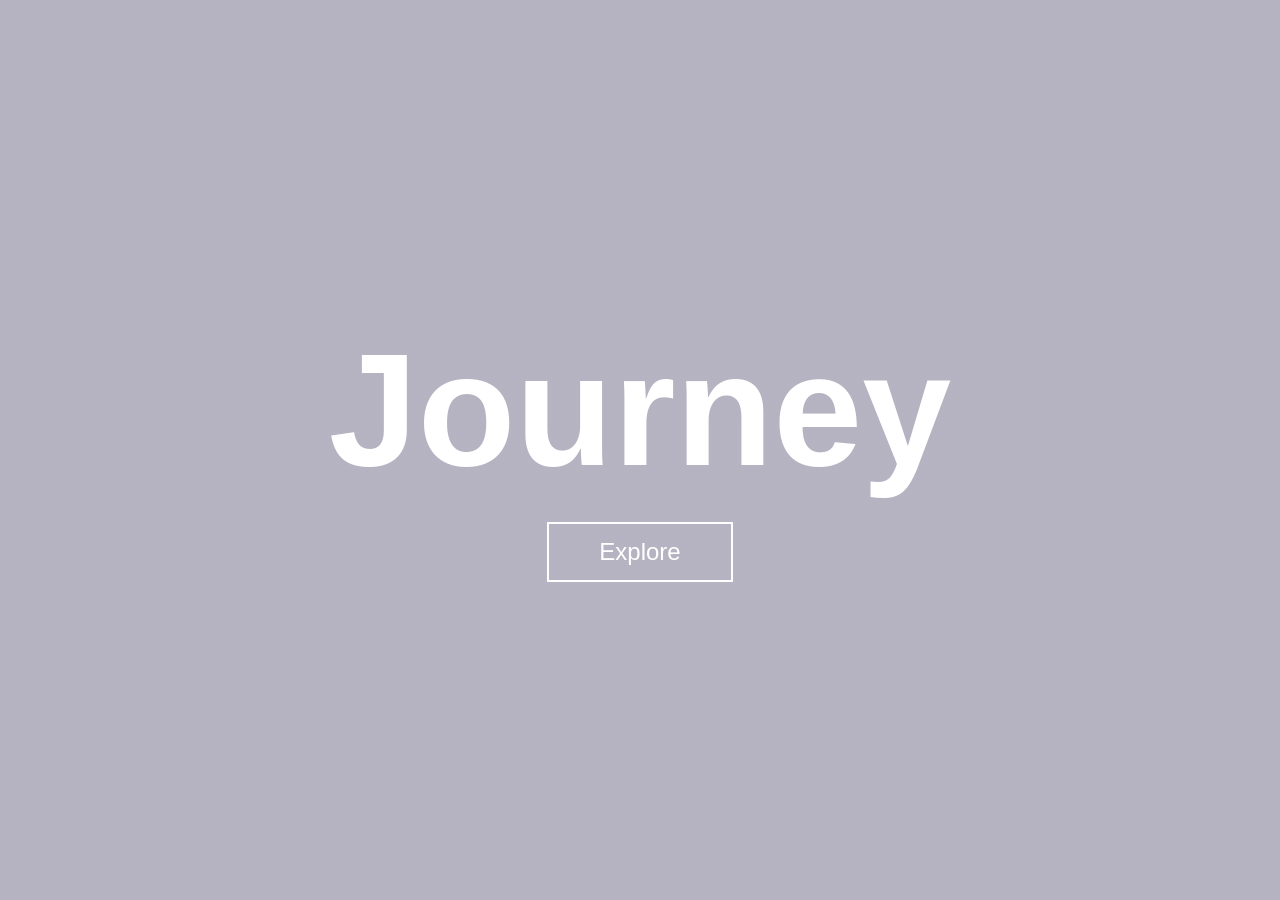
<file: bg-video/index.html>
<!doctype html>
<html lang="en">
  <head>
    <meta charset="UTF-8" />
    <meta name="viewport" content="width=device-width, initial-scale=1.0" />
    <title>bg-video</title>
    <link rel="stylesheet" href="style.css" />
  </head>
  <body>
    <section class="hero">
      <video autoplay loop muted plays-inline class="vid">
        <source src="assets/video.mp4" />
      </video>
      <section class="content">
        <h1>Journey</h1>
        <a href="">Explore</a>
      </section>
    </section>
  </body>
</html>
</file>
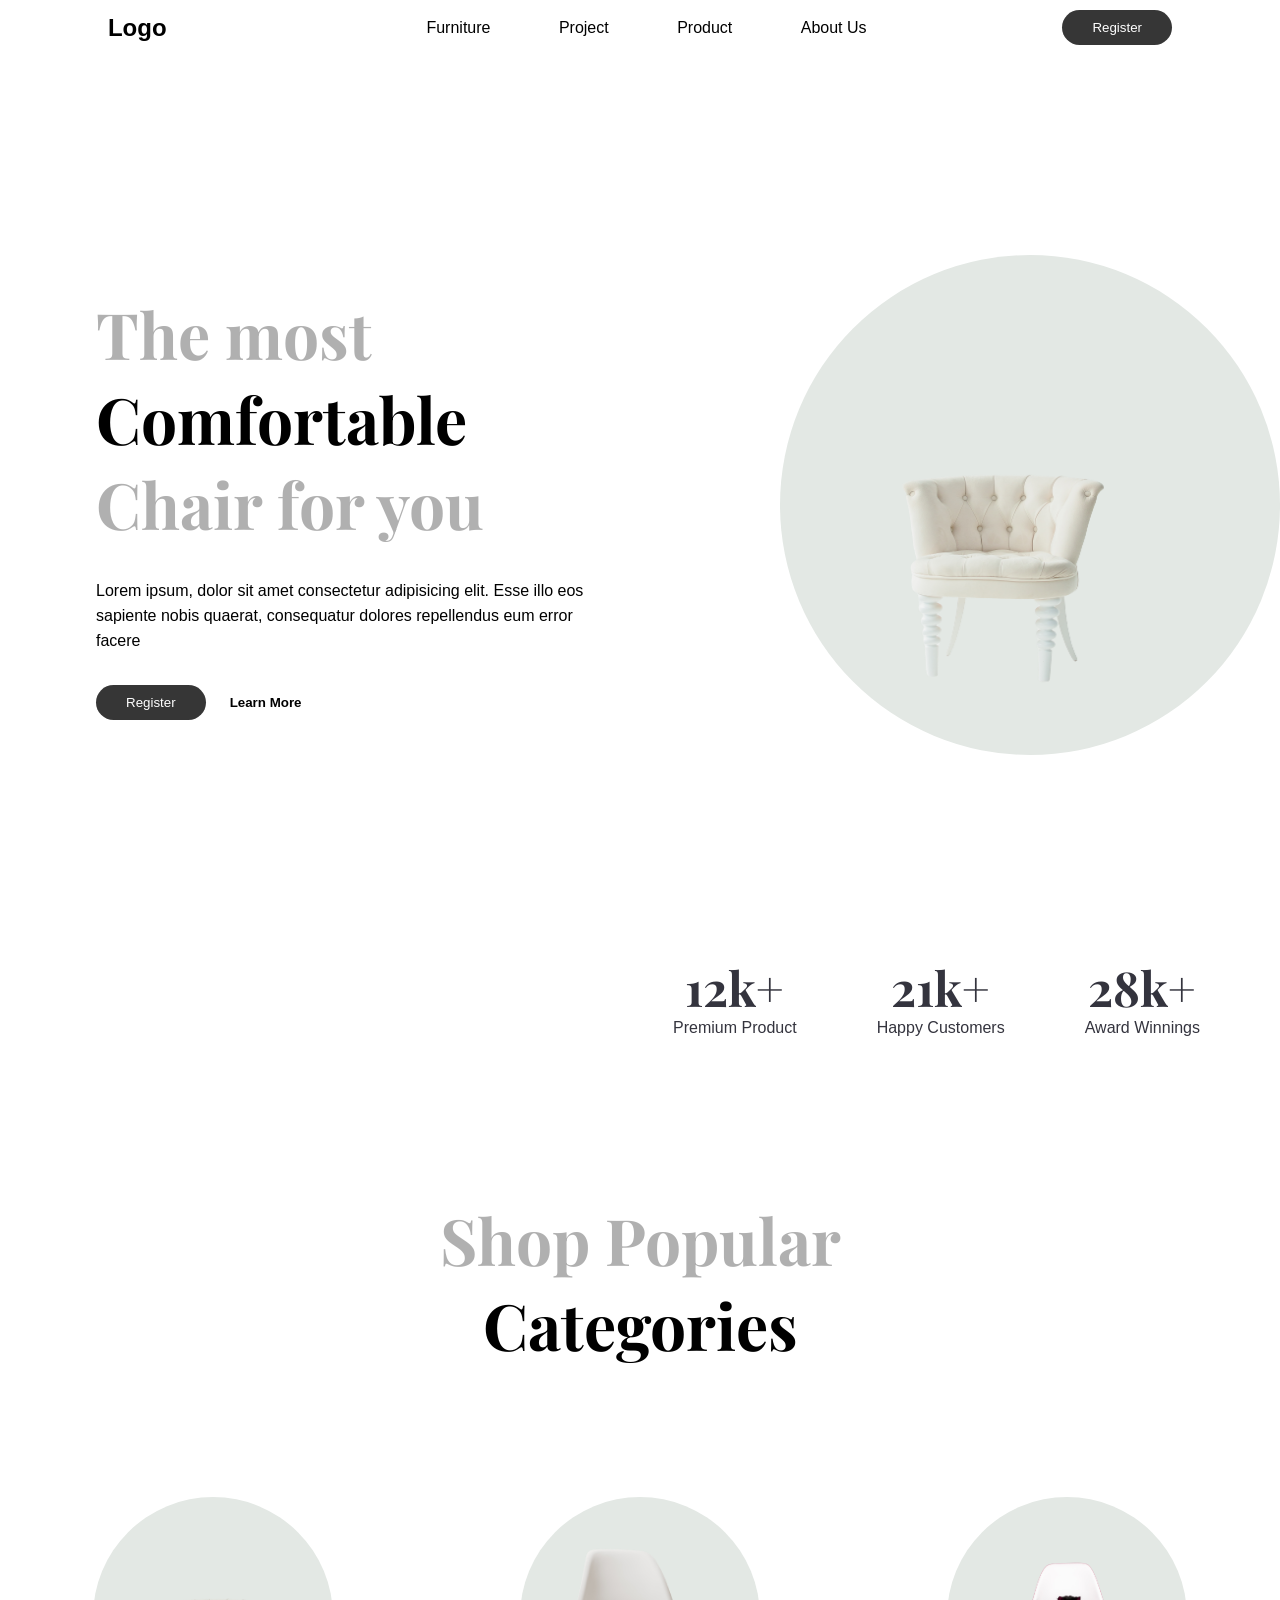
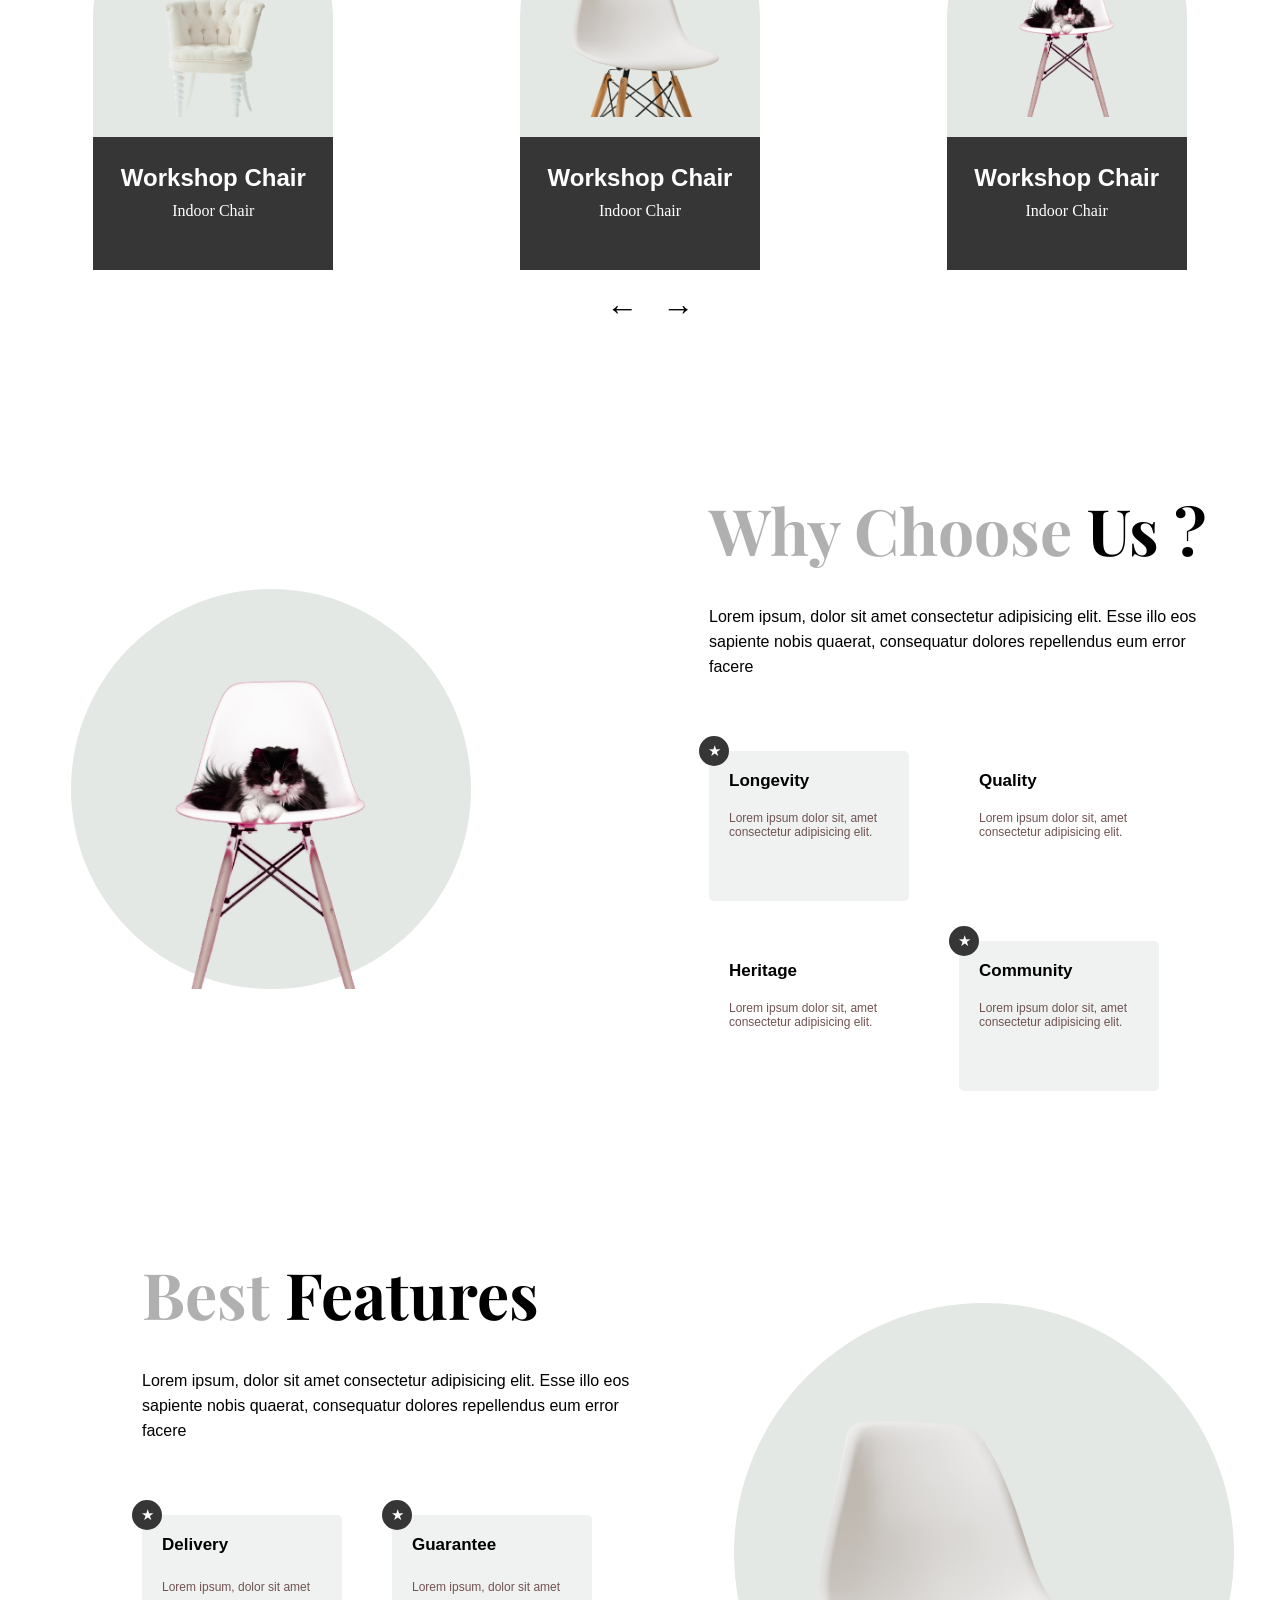
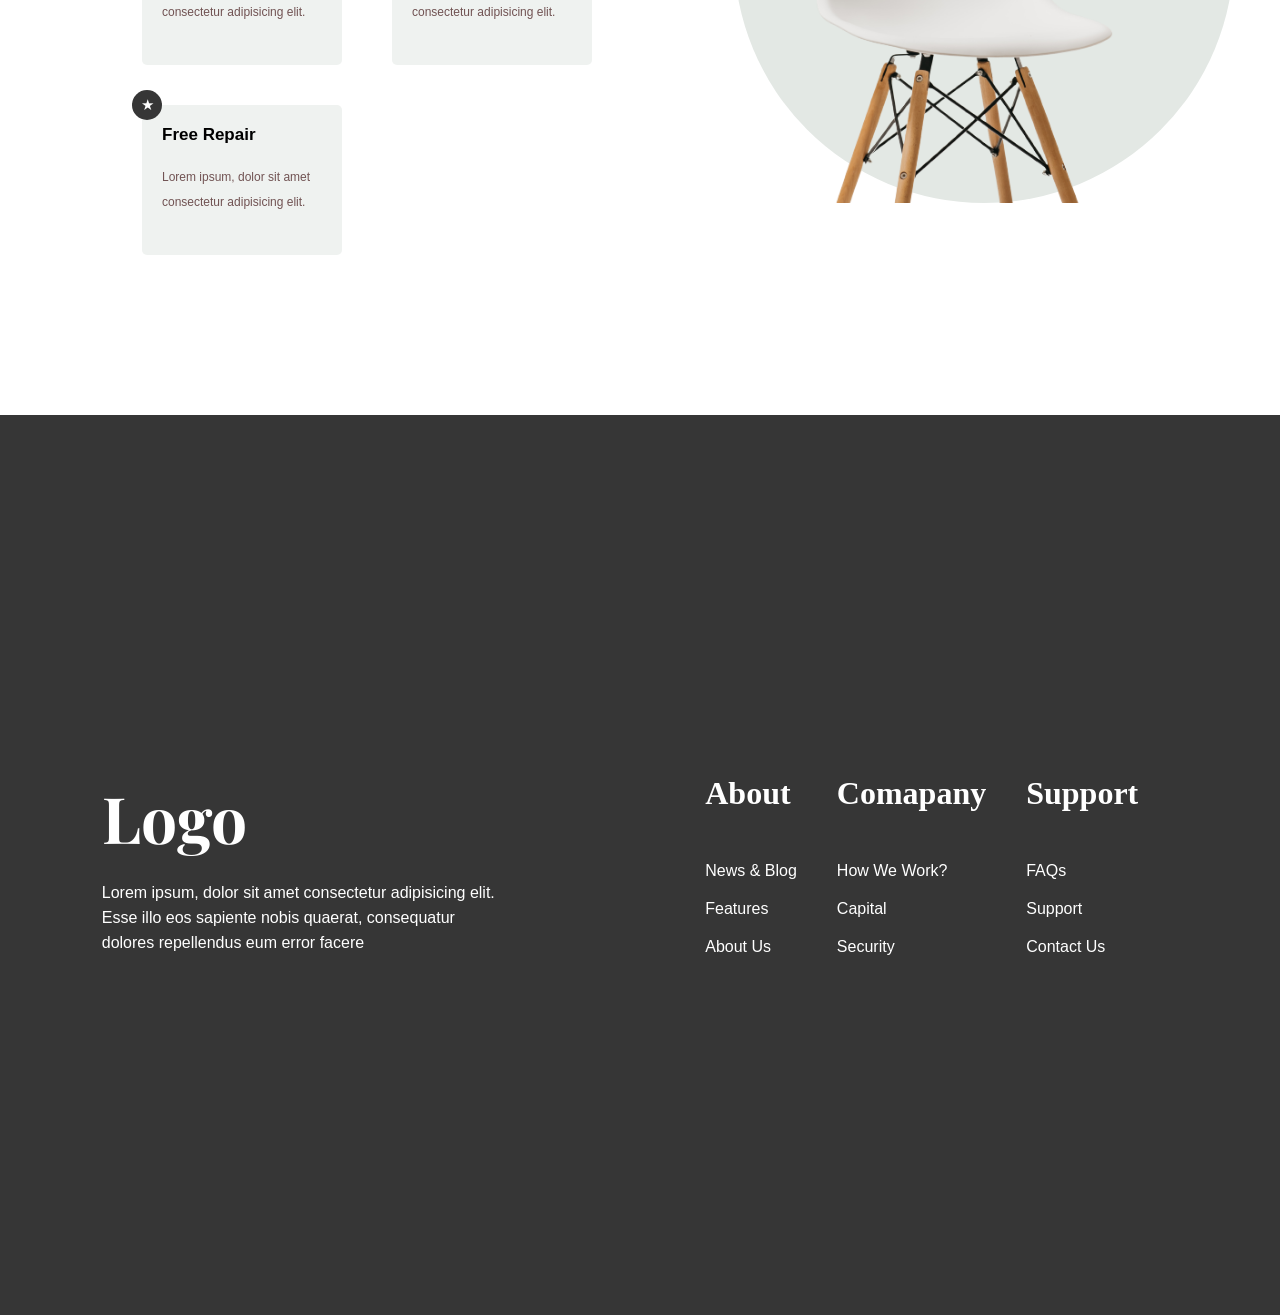
<file: Chairs Project/index.html>
<!doctype html>
<html lang="en">
  <head>
    <meta charset="UTF-8" />
    <meta name="viewport" content="width=device-width, initial-scale=1.0" />
    <title>Chairs</title>
    <link rel="stylesheet" href="style.css" />
  </head>
  <body>
    <!-- Nav Start  -->
    <nav>
      <div class="logo">
        <h1>Logo</h1>
      </div>
      <ul>
        <li><a href="">Furniture</a></li>
        <li><a href="">Project</a></li>
        <li><a href="">Product</a></li>
        <li><a href="">About Us</a></li>
      </ul>
      <button class="btn-fill">Register</button>
    </nav>
    <!-- Nav End     -->

    <!-- Header Start -->
    <header>
      <div class="content-container">
        <h1 class="main-headings">
          The most<br />
          <span>Comfortable</span><br />
          Chair for you
        </h1>
        <p class="primary-headings">
          Lorem ipsum, dolor sit amet consectetur adipisicing elit. Esse illo
          eos sapiente nobis quaerat, consequatur dolores repellendus eum error
          facere
        </p>
        <div class="btns-container">
          <button class="btn-fill">Register</button>
          <button class="btn-outline">Learn More</button>
        </div>
      </div>

      <div class="img-container">
        <img
          src="Images/daniil-silantev-1P6AnKDw6S8-unsplash-removebg-preview.png"
          alt=""
        />
      </div>
    </header>
    <!-- Header End -->

    <!-- Popularity Start  -->

    <section class="popularity">
      <div class="popularity-one">
        <h1>12k+</h1>
        <p>Premium Product</p>
      </div>
      <div class="popularity-two">
        <h1>21k+</h1>
        <p>Happy Customers</p>
      </div>
      <div class="popularity-three">
        <h1>28k+</h1>
        <p>Award Winnings</p>
      </div>
    </section>
    <!-- Popularity End  -->

    <!-- Products Start  -->
    <section class="products-container">
      <h1 class="products-headings main-headings">
        Shop Popular <br />
        <span>Categories</span>
      </h1>
      <div class="products">
        <div class="product">
          <div class="product-img-layer">
            <div class="img img-one"></div>
          </div>
          <div class="product-content">
            <h1 class="product-name">Workshop Chair</h1>
            <p class="product-quality">Indoor Chair</p>
          </div>
        </div>
        <div class="product">
          <div class="product-img-layer">
            <div class="img img-two"></div>
          </div>
          <div class="product-content">
            <h1 class="product-name">Workshop Chair</h1>
            <p class="product-quality">Indoor Chair</p>
          </div>
        </div>
        <div class="product">
          <div class="product-img-layer">
            <div class="img img-three"></div>
          </div>
          <div class="product-content">
            <h1 class="product-name">Workshop Chair</h1>
            <p class="product-quality">Indoor Chair</p>
          </div>
        </div>
      </div>
      <div class="b-container">
        <button>&#x2190;</button>
        <button>&rarr;</button>
      </div>
    </section>
    <!-- Products End  -->

    <!-- Why Us Start  -->
    <section class="why-us">
      <div class="section-img-container">
        <div class="img-layer">
          <div class="img"></div>
        </div>
      </div>
      <div class="content-container">
        <h1 class="main-headings">
          Why Choose
          <span>Us ?</span>
        </h1>
        <p class="primary-headings">
          Lorem ipsum, dolor sit amet consectetur adipisicing elit. Esse illo
          eos sapiente nobis quaerat, consequatur dolores repellendus eum error
          facere
        </p>

        <div class="cards">
          <div class="card card-fill">
            <div class="star">&#9733;</div>
            <h1 class="card-title">Longevity</h1>
            <p class="card-info">
              Lorem ipsum dolor sit, amet consectetur adipisicing elit.
            </p>
          </div>
          <div class="card">
            <h1 class="card-title">Quality</h1>
            <p class="card-info">
              Lorem ipsum dolor sit, amet consectetur adipisicing elit.
            </p>
          </div>
          <div class="card">
            <h1 class="card-title">Heritage</h1>
            <p class="card-info">
              Lorem ipsum dolor sit, amet consectetur adipisicing elit.
            </p>
          </div>
          <div class="card card-fill">
            <div class="star">&#9733;</div>
            <h1 class="card-title">Community</h1>
            <p class="card-info">
              Lorem ipsum dolor sit, amet consectetur adipisicing elit.
            </p>
          </div>
        </div>
      </div>
    </section>
    <!-- Why Us End  -->

    <!-- Features Start  -->

    <section class="features">
      <div class="content-container">
        <h1 class="main-headings">
          Best
          <span>Features</span>
        </h1>
        <p class="primary-headings">
          Lorem ipsum, dolor sit amet consectetur adipisicing elit. Esse illo
          eos sapiente nobis quaerat, consequatur dolores repellendus eum error
          facere
        </p>

        <div class="cards">
          <div class="card card-fill">
            <div class="star">&#9733;</div>
            <h1>Delivery</h1>
            <p class="primary-headings">
              Lorem ipsum, dolor sit amet consectetur adipisicing elit.
            </p>
          </div>
          <div class="card card-fill">
            <div class="star">&#9733;</div>
            <h1>Guarantee</h1>
            <p class="primary-headings">
              Lorem ipsum, dolor sit amet consectetur adipisicing elit.
            </p>
          </div>
          <div class="card card-fill">
            <div class="star">&#9733;</div>
            <h1>Free Repair</h1>
            <p class="primary-headings">
              Lorem ipsum, dolor sit amet consectetur adipisicing elit.
            </p>
          </div>
        </div>
      </div>
      <div class="img-container d-none">
        <img
          src="Images/bruno-emmanuelle--MUoHL1XULM-unsplash-removebg-preview.png"
          alt=""
        />
      </div>
    </section>
    <!-- Features End  -->

    <!-- Footer Start  -->
    <footer>
      <div class="logo-container">
        <h1>Logo</h1>
        <p>
          Lorem ipsum, dolor sit amet consectetur adipisicing elit. Esse illo
          eos sapiente nobis quaerat, consequatur dolores repellendus eum error
          facere
        </p>
      </div>
      <div class="about-company">
        <div class="container">
          <h1>About</h1>
          <p>News & Blog</p>
          <p>Features</p>
          <p>About Us</p>
        </div>
        <div class="container">
          <h1>Comapany</h1>
          <p>How We Work?</p>
          <p>Capital</p>
          <p>Security</p>
        </div>
        <div class="container">
          <h1>Support</h1>
          <p>FAQs</p>
          <p>Support</p>
          <p>Contact Us</p>
        </div>
      </div>
    </footer>
    <!-- Footer End  -->
  </body>
</html>
</file>
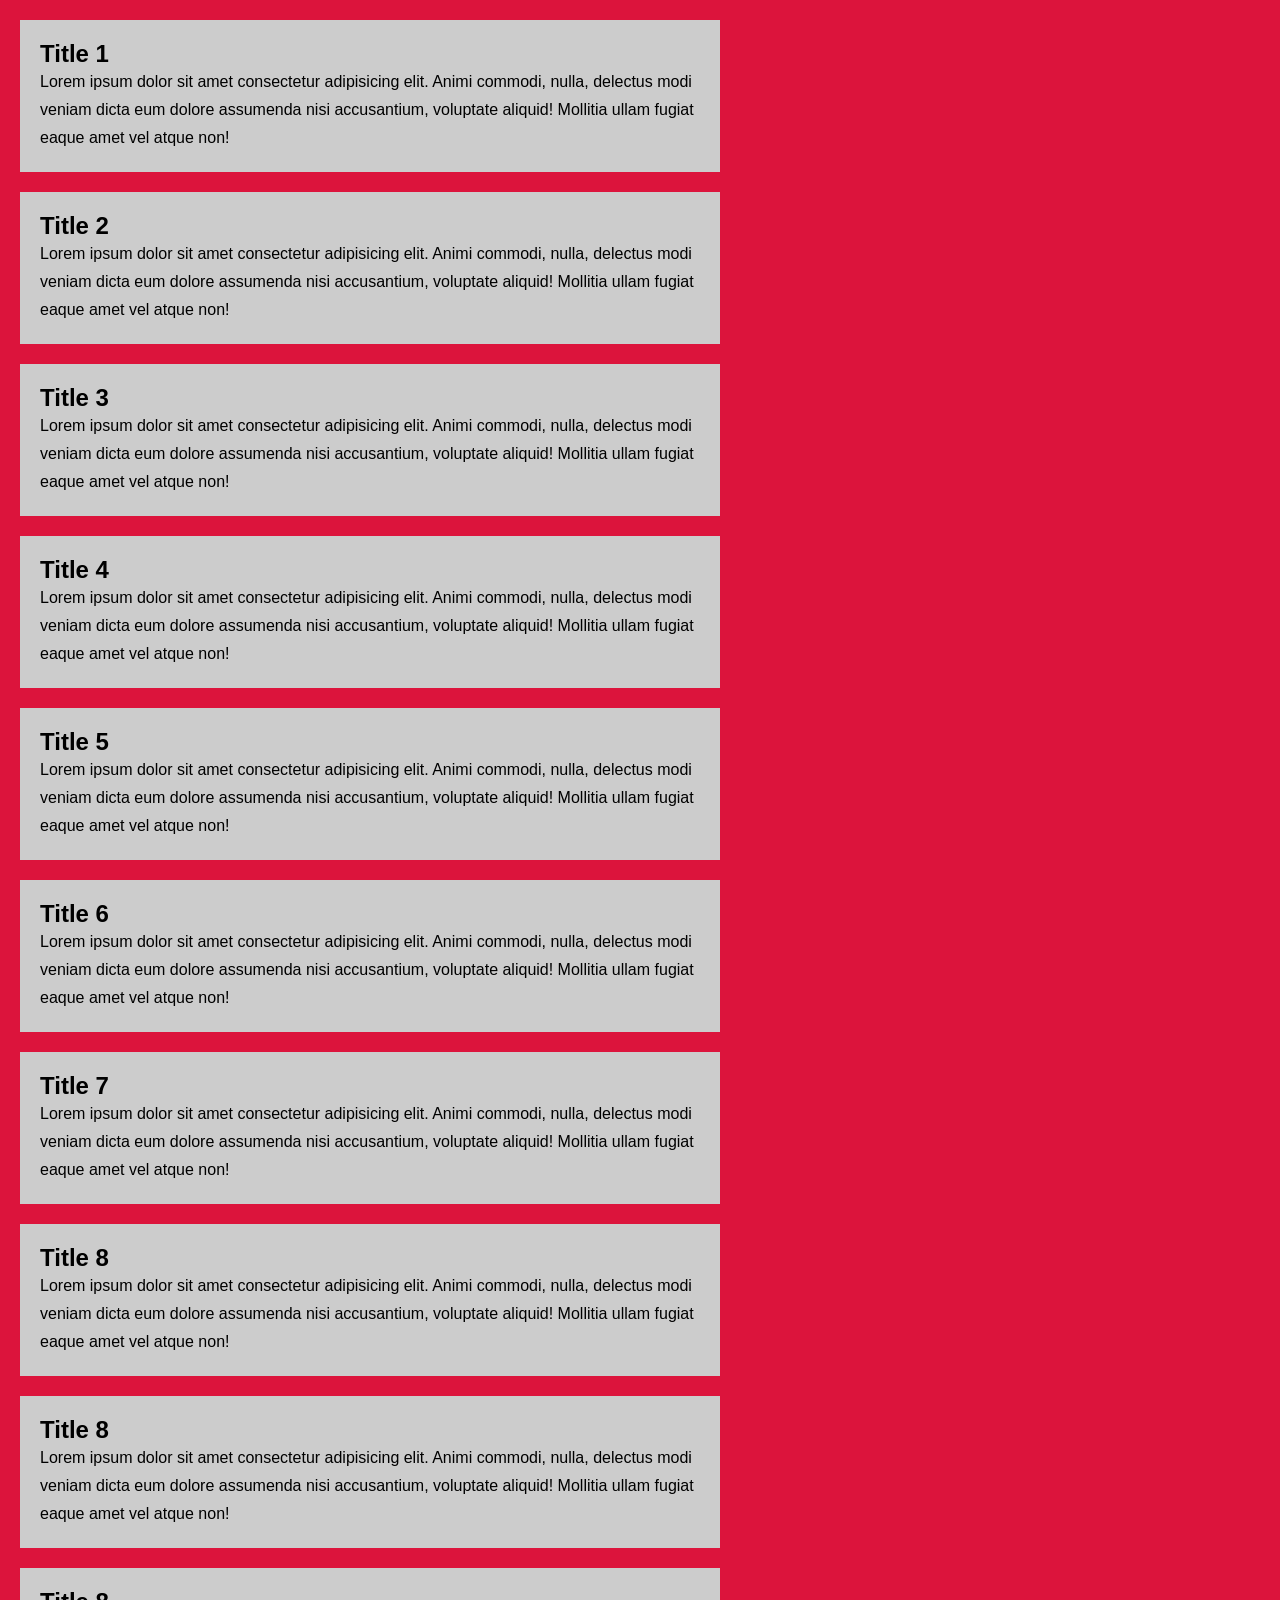
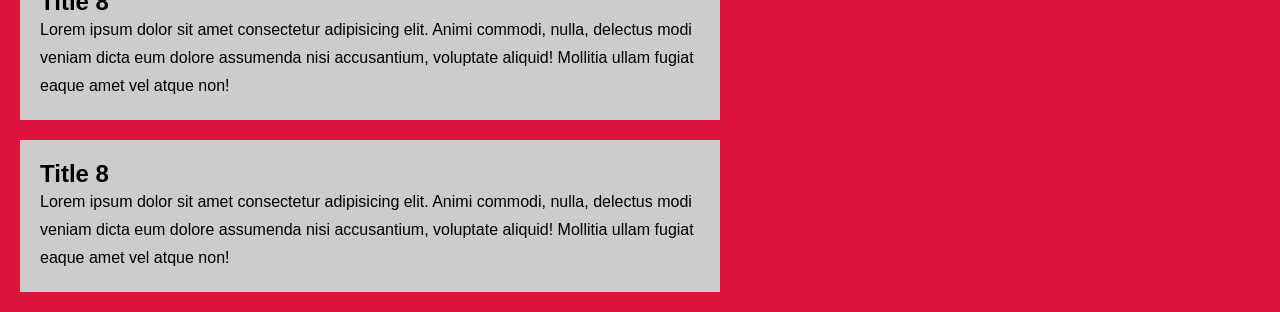
<file: Custom Scrollbar/index.html>
<!doctype html>
<html lang="en">
  <head>
    <meta charset="UTF-8" />
    <meta name="viewport" content="width=device-width, initial-scale=1.0" />
    <title>Scroll Bar</title>
    <link rel="stylesheet" href="style.css" />
  </head>
  <body>
    <section>
      <div class="card">
        <h2 class="card-title">Title 1</h2>
        <p>
          Lorem ipsum dolor sit amet consectetur adipisicing elit. Animi
          commodi, nulla, delectus modi veniam dicta eum dolore assumenda nisi
          accusantium, voluptate aliquid! Mollitia ullam fugiat eaque amet vel
          atque non!
        </p>
      </div>
      <div class="card">
        <h2 class="card-title">Title 2</h2>
        <p>
          Lorem ipsum dolor sit amet consectetur adipisicing elit. Animi
          commodi, nulla, delectus modi veniam dicta eum dolore assumenda nisi
          accusantium, voluptate aliquid! Mollitia ullam fugiat eaque amet vel
          atque non!
        </p>
      </div>
      <div class="card">
        <h2 class="card-title">Title 3</h2>
        <p>
          Lorem ipsum dolor sit amet consectetur adipisicing elit. Animi
          commodi, nulla, delectus modi veniam dicta eum dolore assumenda nisi
          accusantium, voluptate aliquid! Mollitia ullam fugiat eaque amet vel
          atque non!
        </p>
      </div>
      <div class="card">
        <h2 class="card-title">Title 4</h2>
        <p>
          Lorem ipsum dolor sit amet consectetur adipisicing elit. Animi
          commodi, nulla, delectus modi veniam dicta eum dolore assumenda nisi
          accusantium, voluptate aliquid! Mollitia ullam fugiat eaque amet vel
          atque non!
        </p>
      </div>
      <div class="card">
        <h2 class="card-title">Title 5</h2>
        <p>
          Lorem ipsum dolor sit amet consectetur adipisicing elit. Animi
          commodi, nulla, delectus modi veniam dicta eum dolore assumenda nisi
          accusantium, voluptate aliquid! Mollitia ullam fugiat eaque amet vel
          atque non!
        </p>
      </div>
      <div class="card">
        <h2 class="card-title">Title 6</h2>
        <p>
          Lorem ipsum dolor sit amet consectetur adipisicing elit. Animi
          commodi, nulla, delectus modi veniam dicta eum dolore assumenda nisi
          accusantium, voluptate aliquid! Mollitia ullam fugiat eaque amet vel
          atque non!
        </p>
      </div>
      <div class="card">
        <h2 class="card-title">Title 7</h2>
        <p>
          Lorem ipsum dolor sit amet consectetur adipisicing elit. Animi
          commodi, nulla, delectus modi veniam dicta eum dolore assumenda nisi
          accusantium, voluptate aliquid! Mollitia ullam fugiat eaque amet vel
          atque non!
        </p>
      </div>
      <div class="card">
        <h2 class="card-title">Title 8</h2>
        <p>
          Lorem ipsum dolor sit amet consectetur adipisicing elit. Animi
          commodi, nulla, delectus modi veniam dicta eum dolore assumenda nisi
          accusantium, voluptate aliquid! Mollitia ullam fugiat eaque amet vel
          atque non!
        </p>
      </div>
      <div class="card">
        <h2 class="card-title">Title 8</h2>
        <p>
          Lorem ipsum dolor sit amet consectetur adipisicing elit. Animi
          commodi, nulla, delectus modi veniam dicta eum dolore assumenda nisi
          accusantium, voluptate aliquid! Mollitia ullam fugiat eaque amet vel
          atque non!
        </p>
      </div>
      <div class="card">
        <h2 class="card-title">Title 8</h2>
        <p>
          Lorem ipsum dolor sit amet consectetur adipisicing elit. Animi
          commodi, nulla, delectus modi veniam dicta eum dolore assumenda nisi
          accusantium, voluptate aliquid! Mollitia ullam fugiat eaque amet vel
          atque non!
        </p>
      </div>
      <div class="card">
        <h2 class="card-title">Title 8</h2>
        <p>
          Lorem ipsum dolor sit amet consectetur adipisicing elit. Animi
          commodi, nulla, delectus modi veniam dicta eum dolore assumenda nisi
          accusantium, voluptate aliquid! Mollitia ullam fugiat eaque amet vel
          atque non!
        </p>
      </div>
    </section>
  </body>
</html>
</file>
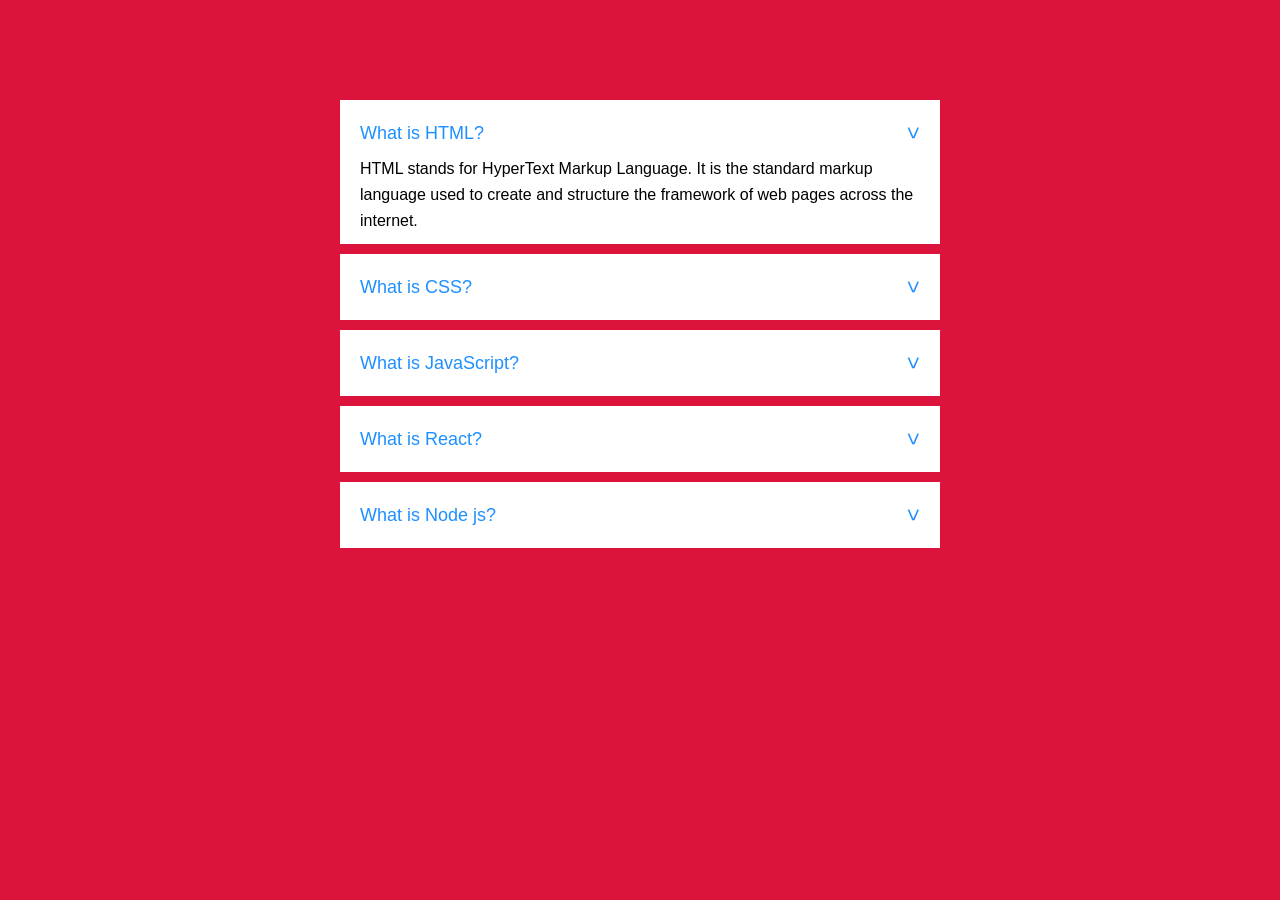
<file: Q&A/index.html>
<!doctype html>
<html lang="en">
  <head>
    <meta charset="UTF-8" />
    <meta name="viewport" content="width=device-width, initial-scale=1.0" />
    <title>Q&A</title>
    <link rel="stylesheet" href="style.css" />
  </head>
  <body>
    <ul id="accordion">
      <li>
        <label for="first">What is HTML? <span>&#x3e;</span></label>
        <input type="radio" name="accordion" id="first" checked />
        <div class="content">
          <p>
            HTML stands for HyperText Markup Language. It is the standard markup
            language used to create and structure the framework of web pages
            across the internet.
          </p>
        </div>
      </li>
      <li>
        <label for="second">What is CSS? <span>&#x3e;</span></label>
        <input type="radio" name="accordion" id="second" />
        <div class="content">
          <p>
            CSS stands for Cascading Style Sheets, and it is the standard style
            sheet language used to define the visual presentation, layout, and
            design of web pages written in HTML.
          </p>
        </div>
      </li>
      <li>
        <label for="third">What is JavaScript? <span>&#x3e;</span></label>
        <input type="radio" name="accordion" id="third" />
        <div class="content">
          <p>
            JavaScript (JS) is a lightweight, versatile programming language
            primarily known for bringing interactivity and dynamic capabilities
            to web pages. Alongside HTML (which provides structural meaning) and
            CSS (which handles styling), JavaScript serves as the third core
            standard technology of the World Wide Web
          </p>
        </div>
      </li>
      <li>
        <label for="fourth">What is React? <span>&#x3e;</span></label>
        <input type="radio" name="accordion" id="fourth" />
        <div class="content">
          <p>
            React (also known as React.js or ReactJS) is a popular, open-source
            JavaScript library used for building user interfaces (UIs),
            primarily for single-page web applications. Developed by Meta
            (formerly Facebook) in 2013, it allows developers to create fast,
            scalable, and interactive web applications by organizing code into
            reusable building blocks.
          </p>
        </div>
      </li>
      <li>
        <label for="fifth">What is Node js? <span>&#x3e;</span></label>
        <input type="radio" name="accordion" id="fifth" />
        <div class="content">
          <p>
            Node.js is a free, open-source, and cross-platform JavaScript
            runtime environment that allows developers to execute JavaScript
            code outside of a web browser.
          </p>
        </div>
      </li>
    </ul>
  </body>
</html>
</file>
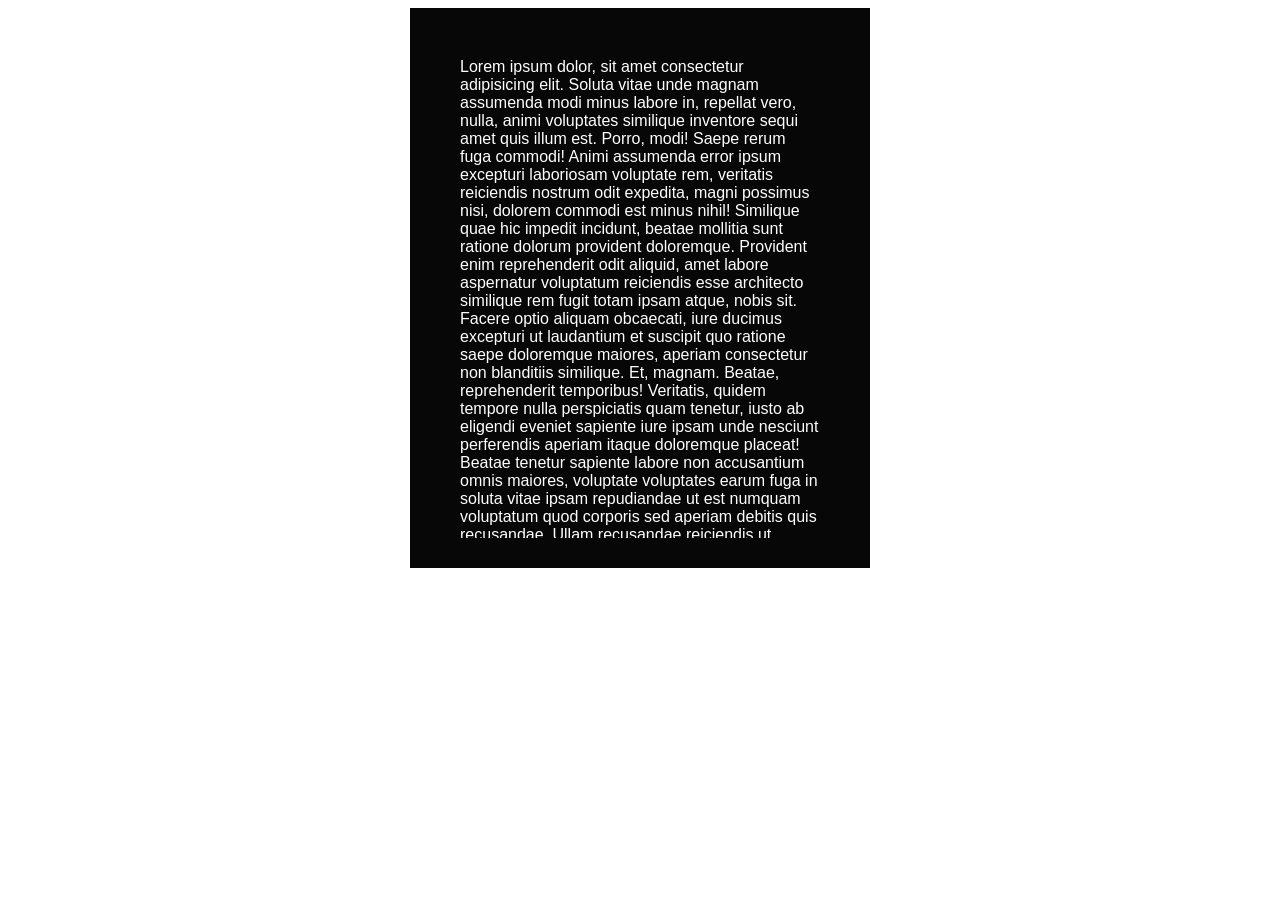
<file: Scrollbar/index.html>
<!doctype html>
<html lang="en">
  <head>
    <meta charset="UTF-8" />
    <meta name="viewport" content="width=device-width, initial-scale=1.0" />
    <title>Scrollbar</title>
    <link rel="stylesheet" href="style.css" />
  </head>
  <body>
    <section class="scroll-container">
      <div class="scroll-div">
        <div class="scroll-object">
          Lorem ipsum dolor, sit amet consectetur adipisicing elit. Soluta vitae
          unde magnam assumenda modi minus labore in, repellat vero, nulla,
          animi voluptates similique inventore sequi amet quis illum est. Porro,
          modi! Saepe rerum fuga commodi! Animi assumenda error ipsum excepturi
          laboriosam voluptate rem, veritatis reiciendis nostrum odit expedita,
          magni possimus nisi, dolorem commodi est minus nihil! Similique quae
          hic impedit incidunt, beatae mollitia sunt ratione dolorum provident
          doloremque. Provident enim reprehenderit odit aliquid, amet labore
          aspernatur voluptatum reiciendis esse architecto similique rem fugit
          totam ipsam atque, nobis sit. Facere optio aliquam obcaecati, iure
          ducimus excepturi ut laudantium et suscipit quo ratione saepe
          doloremque maiores, aperiam consectetur non blanditiis similique. Et,
          magnam. Beatae, reprehenderit temporibus! Veritatis, quidem tempore
          nulla perspiciatis quam tenetur, iusto ab eligendi eveniet sapiente
          iure ipsam unde nesciunt perferendis aperiam itaque doloremque
          placeat! Beatae tenetur sapiente labore non accusantium omnis maiores,
          voluptate voluptates earum fuga in soluta vitae ipsam repudiandae ut
          est numquam voluptatum quod corporis sed aperiam debitis quis
          recusandae. Ullam recusandae reiciendis ut quisquam ipsum architecto
          dolore placeat? Nesciunt suscipit voluptatem molestias veritatis
          perspiciatis repellendus aperiam minima maiores debitis esse aliquam
          repudiandae delectus animi, recusandae quae natus iusto dicta
          cupiditate mollitia. Asperiores error veniam, explicabo necessitatibus
          nobis nihil vel iste. Autem asperiores, animi soluta corporis eos sunt
          nesciunt blanditiis voluptatem ducimus quas ut laborum delectus
          explicabo esse libero eaque quibusdam quidem ullam distinctio iure.
          Eius aliquam asperiores sint? Temporibus obcaecati porro, est quae
          consequatur saepe ipsum architecto eum. Molestiae deserunt odit autem
          facere dolores atque maiores quis beatae esse amet dolorum accusamus
          impedit fugiat ducimus error quaerat labore illum, laborum, iste,
          dignissimos cum. Mollitia ad sequi soluta sit qui natus, quo beatae
          iure distinctio, impedit incidunt nostrum, nam a consequatur eaque
          perspiciatis sed. Maiores placeat quisquam, totam consequuntur beatae
          vitae cum incidunt necessitatibus aperiam aliquam odit quibusdam quam
          a alias suscipit ea nulla dolore! Non ipsum eveniet tempore voluptatem
          temporibus similique earum corrupti iusto cum! Mollitia eius nobis
          neque id tempore nemo provident commodi facilis cupiditate. Quo hic
          perspiciatis nobis eum laudantium, officia blanditiis voluptatibus
          modi excepturi esse voluptatem rem quisquam, corrupti odio? Id
          temporibus vero ullam sed expedita tempore dignissimos fuga quisquam
          et! Corrupti fugit dolorem aperiam voluptas fugiat, eligendi totam
          debitis recusandae consequuntur facilis quas deleniti dolores libero
          sit consequatur cupiditate velit suscipit, ut ab voluptate. Laborum
          quod rerum delectus laboriosam consectetur repudiandae ipsum, omnis ut
          nihil, voluptatum consequuntur accusantium aspernatur esse aperiam
          saepe exercitationem aut mollitia nostrum odit quasi porro, nemo
          voluptates. Dolore sapiente voluptatem maiores impedit ad aspernatur
          vel hic repellendus numquam dicta enim, quam quas amet doloribus
          voluptates voluptatibus harum qui sunt labore, ut, laudantium facilis
          accusantium ipsam optio. Reiciendis debitis quibusdam tempora in neque
          illo provident iure dignissimos quae autem ea eos quidem, officiis
          ipsum repellendus est, non dicta consequatur nesciunt et ratione.
          Autem, unde. Veniam odit vitae officia maiores dicta dolorum? Ipsa
          animi, esse nobis vero mollitia sint quasi nihil provident quia atque
          quisquam obcaecati iusto fugiat minima voluptate laudantium itaque
          illo, eligendi labore ad illum aliquid maiores? Vitae.
        </div>
      </div>
    </section>
  </body>
</html>
</file>
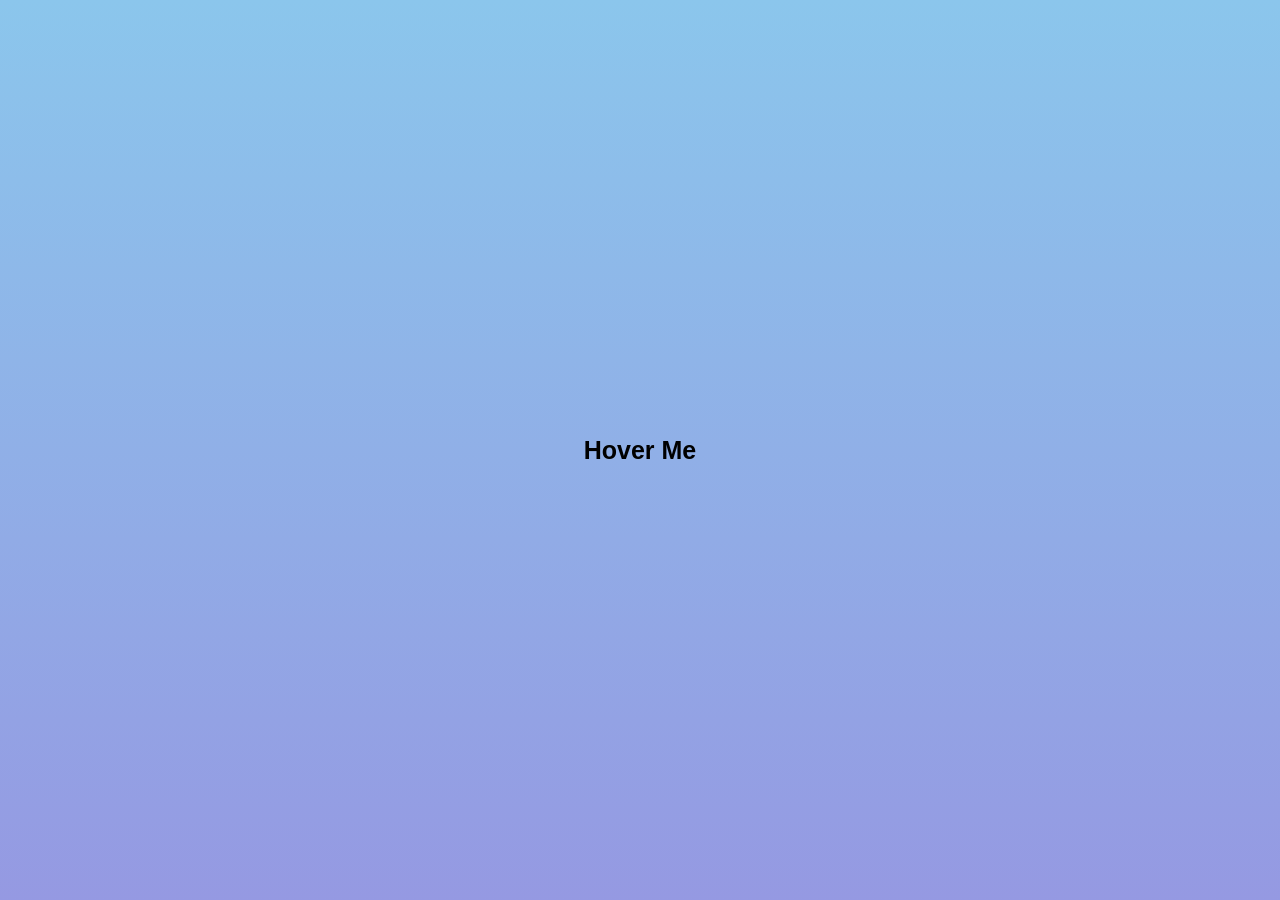
<file: Tooltip/index.html>
<!DOCTYPE html>
<html lang="en">
<head>
    <meta charset="UTF-8">
    <meta name="viewport" content="width=device-width, initial-scale=1.0">
    <title>Tooltip</title>
    <link rel="stylesheet" href="style.css">
</head>
<body>
    <div id="container">
        <span id="tooltip-content">Tooltip Text</span>
        <span>Hover Me</span>
    </div>
</body>
</html>
</file>
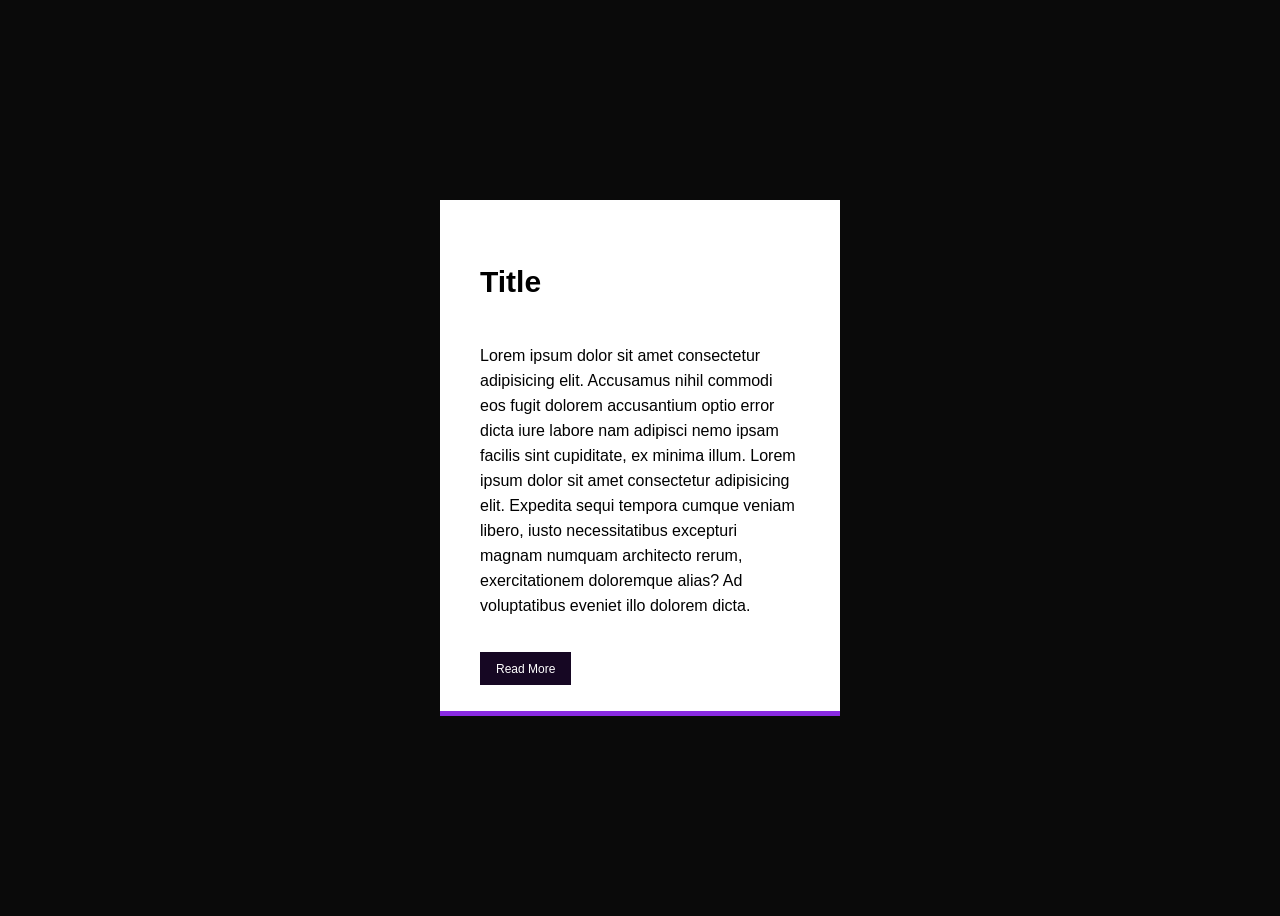
<file: Creative Cards/Card 1/index.html>
<!doctype html>
<html lang="en">
  <head>
    <meta charset="UTF-8" />
    <meta name="viewport" content="width=device-width, initial-scale=1.0" />
    <title>Creative Card 1</title>
    <link rel="stylesheet" href="style.css" />
  </head>
  <body>
    <section class="card-container">
      <article class="content">
        <h2>Title</h2>
        <p>
          Lorem ipsum dolor sit amet consectetur adipisicing elit. Accusamus
          nihil commodi eos fugit dolorem accusantium optio error dicta iure
          labore nam adipisci nemo ipsam facilis sint cupiditate, ex minima
          illum. Lorem ipsum dolor sit amet consectetur adipisicing elit.
          Expedita sequi tempora cumque veniam libero, iusto necessitatibus
          excepturi magnam numquam architecto rerum, exercitationem doloremque
          alias? Ad voluptatibus eveniet illo dolorem dicta.
        </p>
        <a href="">Read More</a>
      </article>
    </section>
  </body>
</html>
</file>
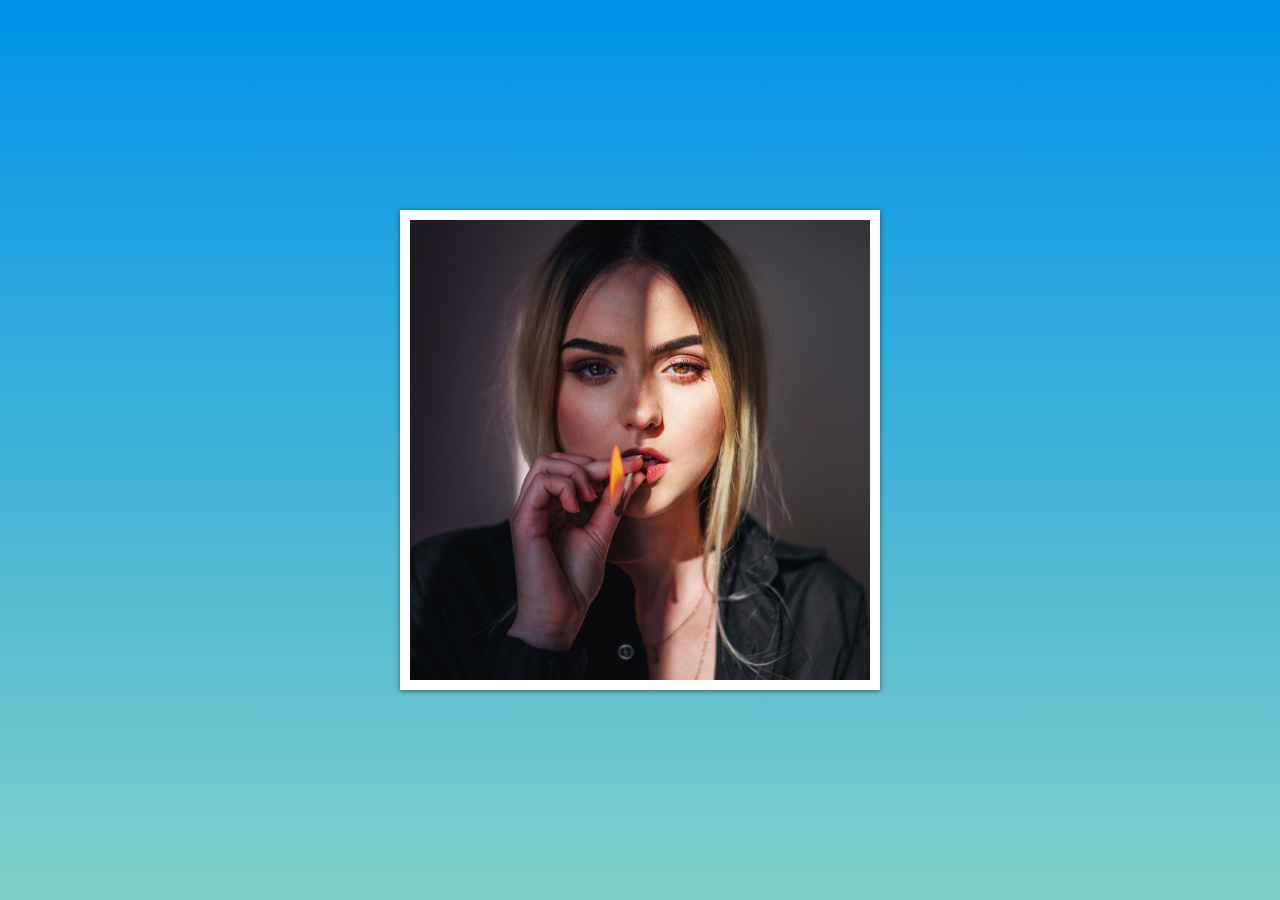
<file: Creative Cards/Card 2/index.html>
<!doctype html>
<html lang="en">
  <head>
    <meta charset="UTF-8" />
    <meta name="viewport" content="width=device-width, initial-scale=1.0" />
    <title>Creative Card 2</title>
    <link rel="stylesheet" href="style.css" />
  </head>
  <body>
    <section class="card">
      <section class="ImgBox">
        <img src="marian-oleksyn-Edv_EEWiB3E-unsplash.jpg" alt="" />
      </section>
      <article class="details">
        <h2>Olivia</h2>
      </article>
    </section>
  </body>
</html>
</file>
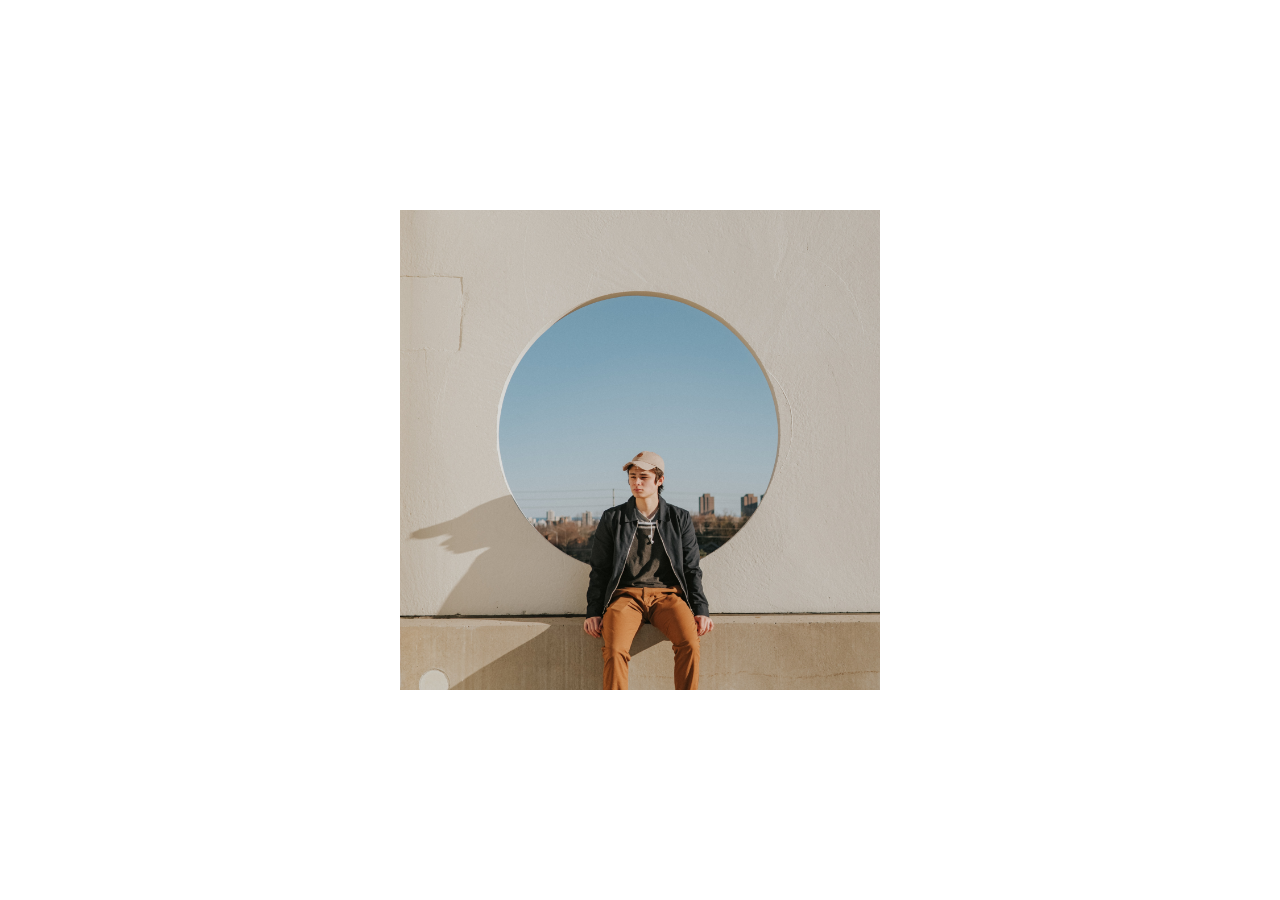
<file: Creative Image Effect/Effect 1/index.html>
<!DOCTYPE html>
<html lang="en">
<head>
    <meta charset="UTF-8">
    <meta name="viewport" content="width=device-width, initial-scale=1.0">
    <title>Effect 1</title>
    <link rel="stylesheet" href="style.css">
</head>
<body>
    <section class="container">
        <img src="rayul-_M6gy9oHgII-unsplash.jpg" alt="">
        <article class="content">
            <h1>Welcome To The Real World 😉</h1>
            <h4>Write Your Content Here 🥂</h4>
        </article>
    </section>
</body>
</html>
</file>
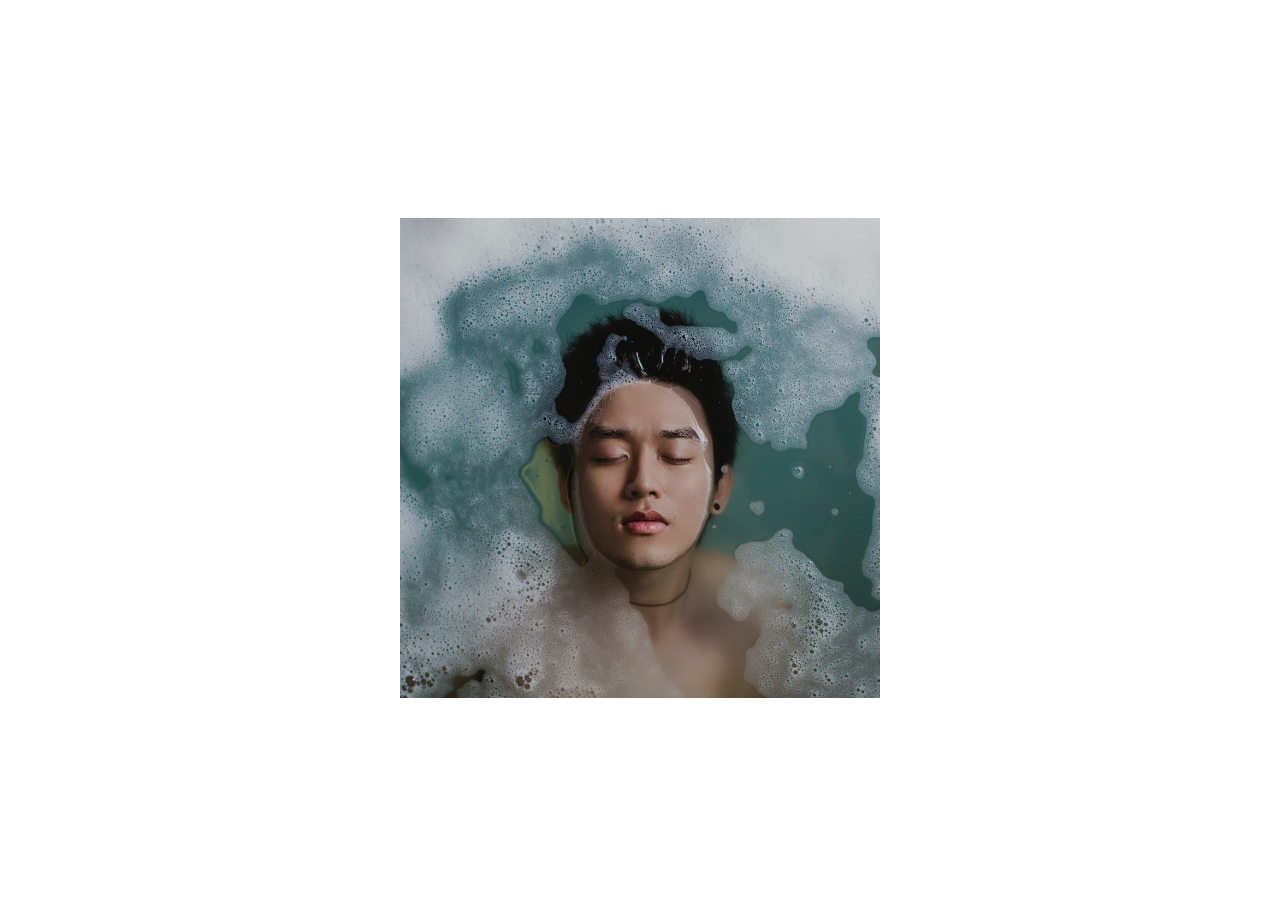
<file: Creative Image Effect/Effect 2/index.html>
<!DOCTYPE html>
<html lang="en">
<head>
    <meta charset="UTF-8">
    <meta name="viewport" content="width=device-width, initial-scale=1.0">
    <title>Effect 2</title>
    <link rel="stylesheet" href="style.css">
</head>
<body>
    <section class="container">
        <img src="hisu-lee-2qvxIr_DXGo-unsplash.jpg" alt="">
        <article class="content">
            <h1>Card Title 🔥</h1>
            <h4>Content Goes Here 🥂</h4>
        </article>
    </section>
</body>
</html>
</file>
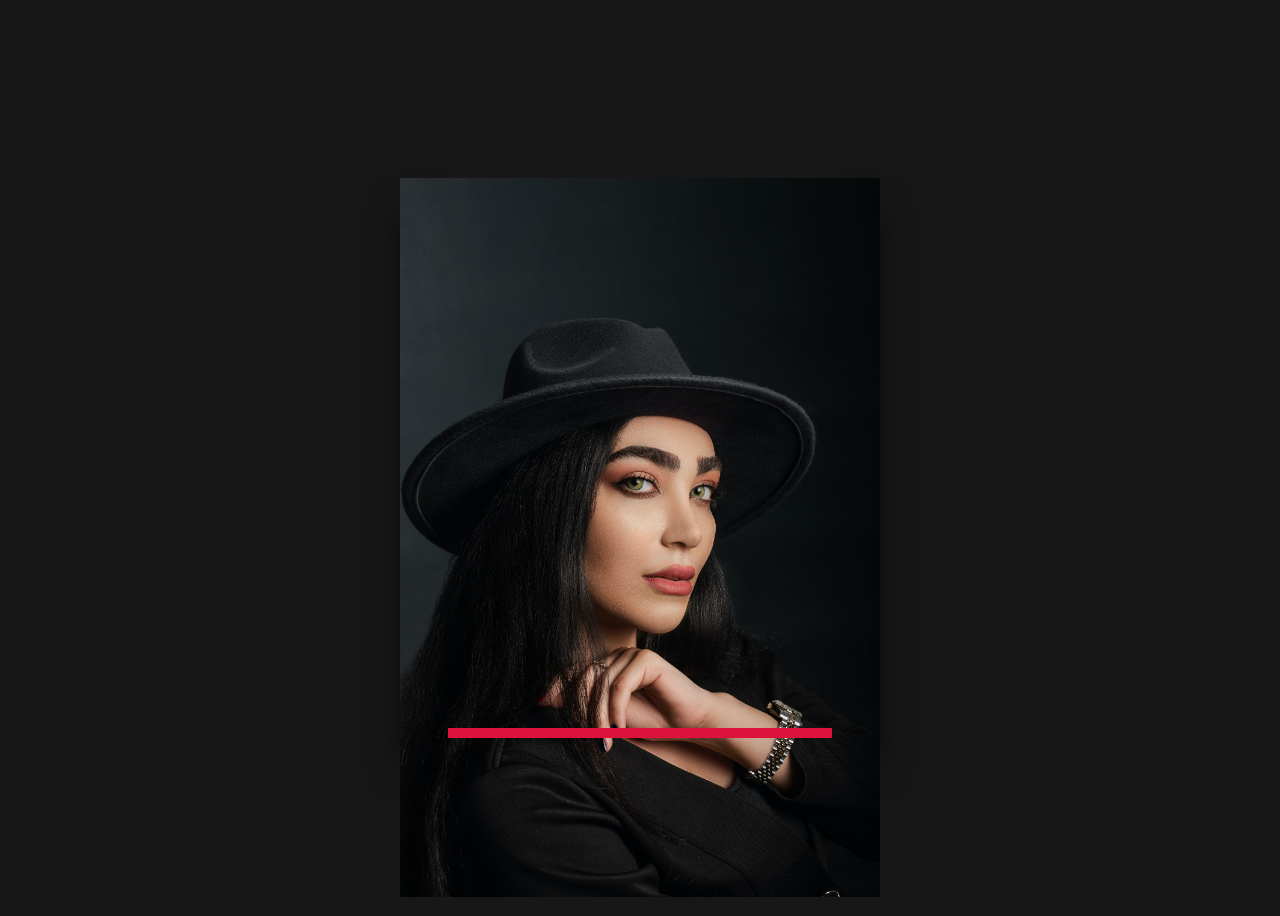
<file: Creative Image Effect/Effect 3/index.html>
<!doctype html>
<html lang="en">
  <head>
    <meta charset="UTF-8" />
    <meta name="viewport" content="width=device-width, initial-scale=1.0" />
    <title>Effect 3</title>
    <link rel="stylesheet" href="style.css" />
  </head>
  <body>
    <section class="card">
      <div class="img-contaainer">
        <img src="milad-shams-AxqT51VT8mw-unsplash.jpg" alt="" />
      </div>
      <section class="content">
        <h3>Card Title</h3>
        <p>
          Lorem ipsum dolor sit amet consectetur adipisicing elit. Dolorem saepe
          molestiae quo cumque suscipit numquam sapiente eveniet
        </p>
        <a href="">Learn More</a>
      </section>
    </section>
  </body>
</html>
</file>
<file: bg-video/style.css>
* {
  padding: 0;
  margin: 0;
  box-sizing: border-box;
  font-family: sans-serif;
}

.hero {
  width: 100%;
  height: 100vh;
  background-image: linear-gradient(rgba(12, 3, 51, 0.3), rgba(12, 3, 51, 0.3));
  position: relative;
  padding: 0 5%;
  display: flex;
  justify-content: center;
  align-items: center;
}

.content {
  text-align: center;
}

.content h1 {
  font-size: 160px;
  color: #fff;
  font-weight: 600;
  transition: 0.5s;
}

.content h1:hover {
  -webkit-text-stroke: 2px white;
  color: transparent;
}

.content a {
  text-decoration: none;
  display: inline-block;
  color: #fff;
  font-size: 24px;
  border: 2px solid white;
  padding: 14px 50px;
  margin-top: 20px;
  transition: 0.5s;
}

.content a:hover {
  background: #fff;
  color: #000;
}

.vid {
  position: absolute;
  right: 0;
  bottom: 0;
  z-index: -1;
}

@media (min-aspect-ratio: 16/9) {
  .vid {
    width: 100%;
    height: auto;
  }
}

@media (max-aspect-ratio: 16/9) {
  .vid {
    width: auto;
    height: 100%;
  }
}
</file>
<file: Chairs Project/style.css>
/* Resets  */
@import url("https://fonts.googleapis.com/css2?family=Playfair+Display:ital,wght@0,400..900;1,400..900&display=swap");

* {
  margin: 0;
  padding: 0;
  box-sizing: border-box;
}

:root {
  --main-color: #e3e8e4;
  --primary-color: #363636;
  --main-font: "Playfair Display", serif;
}

/* Nav Start  */
nav {
  display: flex;
  justify-content: space-around;
  align-items: center;
  text-align: center;
  font-family: sans-serif;
  padding: 10px;
}

ul li {
  display: inline;
  list-style: none;
}

ul li a {
  text-decoration: none;
  color: #000;
  margin-left: 4rem;
}

ul li a:hover {
  border-bottom: 5px solid var(--primary-color);
  padding-bottom: 10px;
}

.btn-fill {
  padding: 10px 30px;
  background: var(--primary-color);
  border: none;
  border-radius: 100px;
  color: #fff;
  cursor: pointer;
}

.btn-outline {
  background: transparent;
  border: none;
  margin-left: 20px;
  font-weight: bold;
  cursor: pointer;
}

/* Nav End  */

/* Header Start  */

header {
  height: 100vh;
  display: flex;
  flex-wrap: wrap;
  justify-content: space-between;
  align-items: center;
}

.content-container {
  margin-left: 6rem;
}

.main-headings {
  font-size: 4rem;
  font-family: var(--main-font);
  color: #0000004f;
  margin-bottom: 2rem;
}

.main-headings span {
  color: #000;
}

.primary-headings {
  max-width: 500px;
  font-family: sans-serif;
  line-height: 25px;
  margin-bottom: 2rem;
}

.img-container {
  width: 500px;
  height: 500px;
  background: var(--main-color);
  border-radius: 100%;
}

.img-container img {
  width: 400px;
  height: 500px;
  margin-left: 20px;
  margin-bottom: 40px;
}

/* Header End  */

/* Popularity Strart */

.popularity {
  display: flex;
  justify-content: flex-end;
  align-items: center;
}

.popularity div {
  margin-right: 5rem;
}

.popularity div h1 {
  font-size: 3rem;
  text-align: center;
  color: #34343e;
  font-family: var(--main-font);
}

.popularity div p {
  color: #34343e;
  font-family: sans-serif;
}
/* Popularity End */

/* Products Start  */

.products-headings {
  text-align: center;
  margin-top: 10rem;
  margin-bottom: 5rem;
  font-size: 4rem;
  color: #0000004f;
}

.products {
  display: flex;
  flex-wrap: wrap;
  justify-content: space-around;
  align-items: center;
}

.product {
  display: flex;
  flex-direction: column;
  justify-content: center;
  align-items: center;
  margin-top: 50px;
}

.product .product-img-layer {
  background-color: var(--main-color);
  border-top-left-radius: 200px;
  border-top-right-radius: 200px;
  padding: 20px;
}

.product .product-img-layer .img {
  width: 200px;
  height: 200px;
}

.product .product-img-layer .img-one {
  background: url(Images/daniil-silantev-1P6AnKDw6S8-unsplash-removebg-preview.png);
  background-size: cover;
  background-position: center;
}

.product .product-img-layer .img-two {
  background: url(Images/bruno-emmanuelle--MUoHL1XULM-unsplash-removebg-preview.png);
  background-size: cover;
  background-position: center;
}

.product .product-img-layer .img-three {
  background: url(Images/scott-webb-eD853mTbBA0-unsplash-removebg-preview.png);
  background-size: cover;
  background-position: center;
}

.product-content {
  background: var(--primary-color);
  padding: 27px;
  padding-bottom: 50px;
  width: 240px;
  text-align: center;
  color: #fff;
}

.product-content .product-name {
  font-family: sans-serif;
  margin-bottom: 10px;
}

.b-container {
  text-align: center;
}

.product-content .product-name {
  font-family: sans-serif;
  margin-bottom: 10px;
}

.b-container button {
  border: none;
  background: transparent;
  font-size: 2rem;
  cursor: pointer;
  margin: 0 auto;
  margin-left: 20px;
  margin-top: 20px;
}
/* Products End  */

/* Why Choose Us Start */
.why-us {
  display: flex;
  flex-wrap: wrap;
  justify-content: space-around;
  align-items: center;
  margin-top: 10rem;
}

.why-us .img-layer {
  width: 400px;
  height: 400px;
  background: var(--main-color);
  border-radius: 100%;
}

.why-us .img-layer .img {
  width: 400px;
  height: 400px;
  background: url(Images/scott-webb-eD853mTbBA0-unsplash-removebg-preview.png);
  background-size: cover;
  background-position: center;
}

.cards {
  display: grid;
  grid-template-columns: 2fr 2fr;
}

.card {
  width: 200px;
  height: 150px;
  padding: 20px;
  margin-top: 40px;
  border-radius: 5px;
}

.card.card-fill {
  background: #e3e8e490;
  position: relative;
}

.card-fill .star {
  width: 10px;
  height: 10px;
  padding: 15px;
  border-radius: 100%;
  background: var(--primary-color);
  position: absolute;
  top: -15px;
  left: -10px;
  display: flex;
  justify-content: center;
  align-items: center;
  font-size: 15px;
  color: #fff;
}

.card h1 {
  color: #000;
  font-family: sans-serif;
  font-size: 17px;
}

.card p {
  color: #715353;
  font-family: sans-serif;
  font-size: 12px;
  margin-top: 20px;
}
/* Why Choose Us End */

/* Features Start  */

.features {
  margin-top: 10rem;
  display: flex;
  flex-wrap: wrap;
  justify-content: space-around;
  align-items: center;
}
/* Features End  */

/* Footer Start  */

footer {
  background: var(--primary-color);
  margin-top: 10rem;
  display: flex;
  flex-wrap: wrap;
  justify-content: space-around;
  align-items: center;
  height: 100vh;
  color: #fff;
}

footer .logo-container h1 {
  font-size: 4rem;
  font-family: var(--main-font);
  margin-bottom: 20px;
}

footer .logo-container p {
  max-width: 400px;
  font-family: sans-serif;
  line-height: 25px;
}

footer .about-company {
  display: flex;
  flex-wrap: wrap;
  justify-content: center;
  align-items: center;
}

footer .about-company .container {
  margin-right: 40px;
  margin-top: 20px;
}

.about-company .container h1 {
  margin-bottom: 50px;
}

.about-company .container p {
  margin-bottom: 20px;
  font-family: sans-serif;
}
/* Footer End  */

/* Responsiveness  */

@media only screen and (max-width: 1150px) {
  .img-container {
    width: 340px;
    height: 340px;
  }
  .d-none {
    display: none;
  }
}

@media only screen and (max-width: 900px) {
  header {
    height: 120vh;
    text-align: center;
    justify-content: center;
  }

  header .content-container {
    margin-bottom: 6rem;
    margin-top: 4rem;
    margin-left: 0;
  }

  .popularity {
    margin-top: 22rem;
    text-align: center;
  }
}

@media only screen and (max-width: 600px) {
  .primary-headings {
    width: 350px;
  }

  .img-container {
    width: 350px;
    height: 350px;
  }

  .popularity div h1 {
    font-size: 2rem;
  }

  .poularity div {
    font-size: 0.9rem;
    text-align: center;
    margin: 0 auto;
    margin-top: 7rem;
  }

  .main-headings {
    font-size: 3rem;
    text-align: center;
  }

  .cards {
    margin-right: 5rem;
  }

  .card-fill {
    margin-left: 10px;
  }
}
</file>
<file: Custom Scrollbar/style.css>
* {
  padding: 0;
  margin: 0;
  box-sizing: border-box;
  font-family: sans-serif;
}

body {
  background: crimson;
}

.card {
  width: 700px;
  background: #ccc;
  padding: 20px;
  margin: 20px;
  font-family: sans-serif;
  line-height: 28px;
}

/* Scrollbar  */

::-webkit-scrollbar {
  background: transparent;
  width: 10px;
  /* border:2px dashed white; */
}

::-webkit-scrollbar-thumb {
  background: linear-gradient(#a47451, #000116);
  border-radius: 100px;
}
</file>
<file: Q&A/style.css>
* {
  padding: 0;
  margin: 0;
  box-sizing: border-box;
}

body {
  background: crimson;
  font-family: sans-serif;
}

#accordion {
  margin: 100px auto;
  width: 600px;
}

#accordion li {
  list-style: none;
  width: 100%;
  margin-bottom: 10px;
  background: #fff;
  padding: 10px;
}

#accordion li label {
  padding: 10px;
  display: flex;
  justify-content: space-between;
  align-items: center;
  font-size: 18px;
  font-weight: 500;
  color: dodgerblue;
  cursor: pointer;
}

#accordion li label span {
  transform: rotate(90deg);
  font-size: 22px;
  color: dodgerblue;
}

#accordion label + input[type="radio"] {
  display: none;
}

#accordion .content {
  padding: 0 10px;
  line-height: 26px;
  max-height: 0;
  overflow: hidden;
  transition: max-height 0.5s;
}

#accordion label + input[type="radio"]:checked + .content {
  max-height: 400px;
}
</file>
<file: Scrollbar/style.css>
body {
  display: flex;
  justify-content: center;
  align-items: center;
  font-family: sans-serif;
  color: #fff;
}

.scroll-container {
  background: rgb(7, 7, 7);
  width: 25rem;
  padding: 30px;
}

.scroll-div {
  width: 400px;
  height: 500px;
  background: rgb(7, 7, 7);
  overflow: hidden;
  overflow-y: scroll;
}

.scroll-object {
  padding: 20px;
}
</file>
<file: Tooltip/style.css>
*{
    padding: 0;
    margin: 0;
    box-sizing: border-box;
}

body{
    width:100%;
    height:100vh;
    display: flex;
    justify-content: center;
    align-items: center;
    background:linear-gradient(#8bc6ec,#9599e2) ;
    font-family: sans-serif;
}

#container{
    position: relative;
    padding: 7px;
    font-size: 25px;
    font-weight: bold;
    cursor: pointer;
}

#tooltip-content{
    position:absolute;
    left:50%;
    top:0;
    transform: translateX(-50%);
    background: #000;
    color:#fff;
    white-space: nowrap;
    padding: 10px 15px;
    border-radius: 7px;
    visibility: hidden;
    opacity: 0;
    transition: opacity 0.5s ease;
}

#tooltip-content::before{
    content: "";
    position:absolute;
    left:50%;
    top:100%;
    transform:translateX(-50%);
    border:15px solid;
    border-color: #000 #0000 #0000 #0000;
}

#container:hover #tooltip-content{
    top:-130%;
    visibility: visible;
    opacity: 1;
}
</file>
<file: Creative Cards/Card 1/style.css>
body {
  display: flex;
  justify-content: center;
  align-items: center;
  font-family: sans-serif;
  background: rgb(10, 10, 10);
  height: 100vh;
}

.card-container {
  position: relative;
  width: 320px;
  padding: 40px;
  background: #fff;
  overflow: hidden;
}

.card-container::before {
  content: "";
  position: absolute;
  left: 0;
  bottom: calc(-100% + 5px);
  width: 100%;
  height: 100%;
  background: blueviolet;
  z-index: 1;
  transition: 1s;
}

.card-container:hover::before {
  bottom: 0;
}

.content {
  position: relative;
  color: #000;
  z-index: 2;
  transition: 1s;
}

h2 {
  font-size: 30px;
}

p {
  line-height: 25px;
  padding: 20px 0;
  margin: 20px 0;
}

a {
  font-size: 12px;
  color: #fff;
  text-decoration: none;
  background: rgb(22, 7, 35);
  padding: 0.6rem 1rem;
}

.card-container:hover .content {
  color: #fff;
}
</file>
<file: Creative Cards/Card 2/style.css>
body {
  margin: 0;
  height: 100vh;
  background: linear-gradient(#0093e9, #80d0c7);
  display: flex;
  justify-content: center;
  align-items: center;
  font-family: sans-serif;
}

.card {
  position: relative;
  width: 30rem;
  height: 30rem;
  background: white;
  box-shadow: 0 1px 5px rgba(0, 0, 0, 0.5);
}

img {
  position: absolute;
  top: 0;
  left: 0;
  width: 100%;
  height: 100%;
  object-fit: cover;
}

.card:before,
.card:after {
  content: "";
  position: absolute;
  top: 0;
  left: 0;
  width: 100%;
  height: 100%;
  background: white;
  transition: 1s;
  z-index: -1;
}

.card:hover::before {
  transform: rotate(20deg);
  box-shadow: 0 2px 20px rgba(0, 0, 0, 0.2);
}

.card:hover::after {
  transform: rotate(10deg);
  box-shadow: 0 2px 20px rgba(0, 0, 0, 0.2);
}

.ImgBox {
  position: absolute;
  top: 10px;
  left: 10px;
  bottom: 10px;
  right: 10px;
  background: #222;
  transition: 1s;
  z-index: 2;
}

.card:hover .ImgBox {
  bottom: 80px;
}

.details {
  position: absolute;
  left: 10px;
  right: 10px;
  bottom: 10px;
  height: 60px;
  text-align: center;
}
</file>
<file: Creative Image Effect/Effect 1/style.css>
*{
    margin: 0;
    padding: 0;
    box-sizing: border-box;
}

body{
    height:100vh ;
    display: flex;
    justify-content: center;
    align-items: center;
    font-family: sans-serif;
}

.container{
    width:30rem;
    height:30rem;
    position: relative;
    overflow: hidden;
}

.container img{
    width:100%;
    transition: all 1s;
}

.content{
    position: absolute;
    top:0;
    left:0;
    height:100%;
    width: 100%;
    display: flex;
    flex-direction: column;
    justify-content: center;
    align-items: center;
    color: #fff;
    transition:all 1s;
    background: rgb(23,23,23);
    transform:translateX(-100%)
}

.container:hover .content{
    transform:translateX(0);
}

.container:hover img{
    transform:translateX(100%);
}
</file>
<file: Creative Image Effect/Effect 2/style.css>
body{
    height: 100vh;
    display: flex;
    justify-content: center;
    align-items: center;
    font-family: sans-serif;
}

.container {
    width:30rem;
    height: 30rem;
    position: relative;
    overflow: hidden;
}

.container img{
    width:100%;
    transition: all  0.5s;
}

.content{
    position: absolute;
    bottom:0;
    left:0;
    height: 25%;
    width: 100%;
    display: flex;
    flex-direction: column;
    justify-content: center;
    align-items: center;
    color:#fff;
    transition: all 0.5s;
    background: rgb(23,23,23);
    transform:translateY(100%);
}

.container:hover .content{
    transform:translateY(0);
}

.container:hover img{
    transform:translateY(-15%)
}
</file>
<file: Creative Image Effect/Effect 3/style.css>
body {
  background: rgb(23, 23, 23);
  height: 100vh;
  display: flex;
  justify-content: center;
  align-items: center;
  font-family: sans-serif;
}

.card {
  position: relative;
  width: 30rem;
  height: 35rem;
  background-color: black;
  box-shadow: 0px 30px 30px rgba(0, 0, 0, 0.5);
}

.content {
  position: absolute;
  bottom: 0px;
  width: 80%;
  height: 10px;
  background: crimson;
  left: 10%;
  text-align: center;
  transition: 0.5s;
  overflow: hidden;
  display: flex;
  flex-direction: column;
  justify-content: center;
  align-items: center;
}

img {
  width: 100%;
  height: 100%;
  object-fit: cover;
  transition: 1s;
}

h3 {
  font-size: 30px;
  text-transform: uppercase;
  margin: 25px;
  color: #fff;
}

p {
  width: 80%;
  margin: 10px auto;
  font-size: 18px;
  transition: 0.5s;
  opacity: 0;
  line-height: 25px;
  color: #fff;
}

a {
  text-decoration: none;
  background-color: black;
  color: #fff;
  padding: 10px 15px;
  display: inline-block;
  margin-top: 10px;
  transition: 0.5s;
  opacity: 0;
  line-height: 25px;
}

.card:hover .content {
  height: 100%;
  width: 100%;
  left: 0%;
}

.card:hover p,
.card:hover a {
  opacity: 1;
  transition-delay: 0.5s;
}

.img-container {
  position: absolute;
  top: 0;
  left: 0;
  width: 100%;
  height: 100%;
  transform: 1s;
}

.card:hover img {
  opacity: 0;
}
</file>
